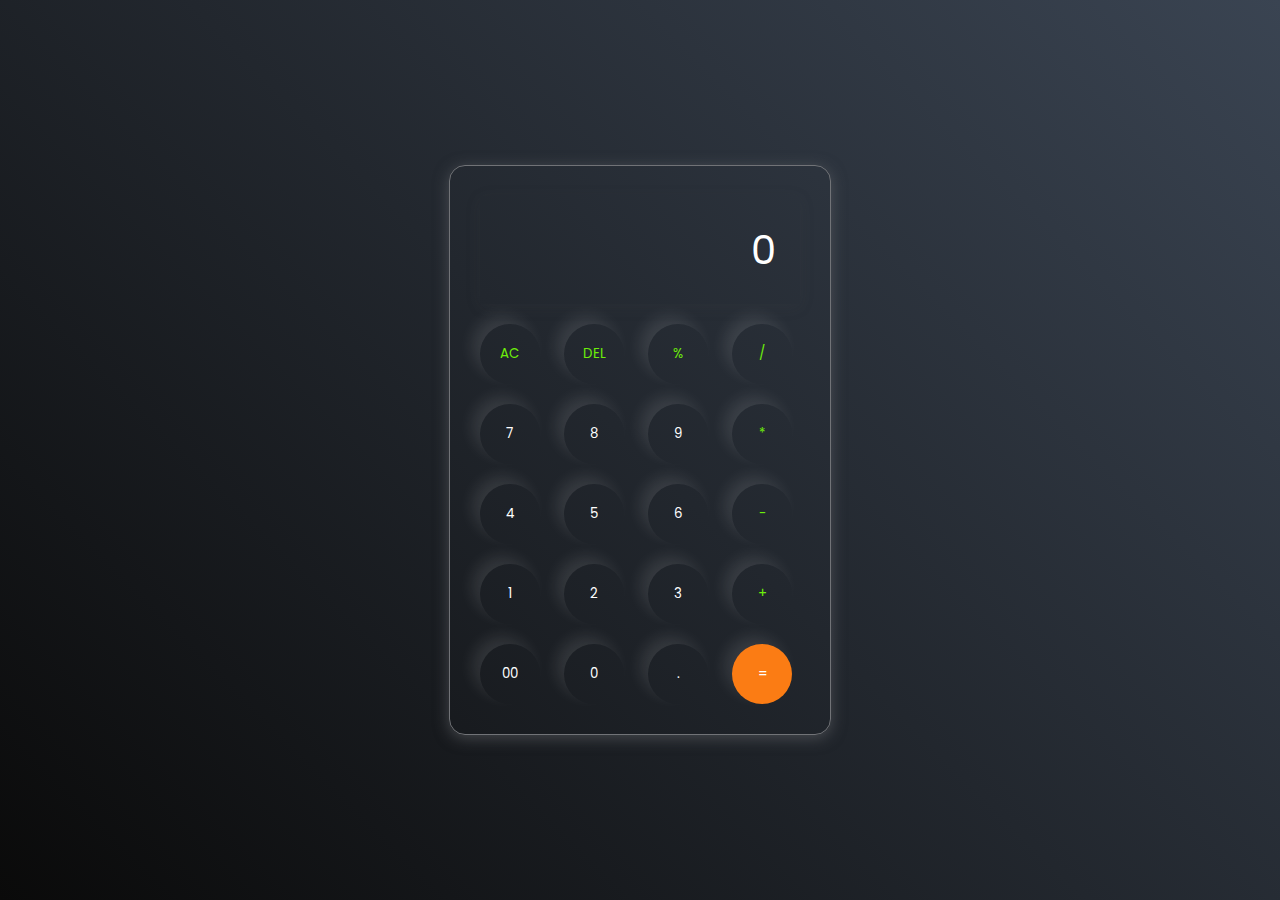
<file: Basic Calculator/index.html>
<!DOCTYPE html>
<html lang="en">
<head>
    <meta charset="UTF-8">
    <meta name="viewport" content="width=device-width, initial-scale=1.0">
    <link rel="stylesheet" href="style.css">
    <title>Calculator</title>
</head>
<body>
    <div class="calculator">
    <input type="text" placeholder="0" id="inputBox">
        <div>
            <button class="operator">AC</button>
            <button class="operator">DEL</button>
            <button class="operator">%</button>
            <button class="operator">/</button>
        </div>
        <div>
            <button>7</button>
            <button>8</button>
            <button>9</button>
            <button class="operator">*</button>
        </div>
        <div>
            <button>4</button>
            <button>5</button>
            <button>6</button>
            <button class="operator">-</button>
        </div>
        <div>
            <button>1</button>
            <button>2</button>
            <button>3</button>
            <button class="operator">+</button>
        </div>
        <div>
            <button>00</button>
            <button>0</button>
            <button>.</button>
            <button class="equalBtn">=</button>
        </div>
    </div>

    <script src="calculator.js"></script>
</body>
</html>
</file>
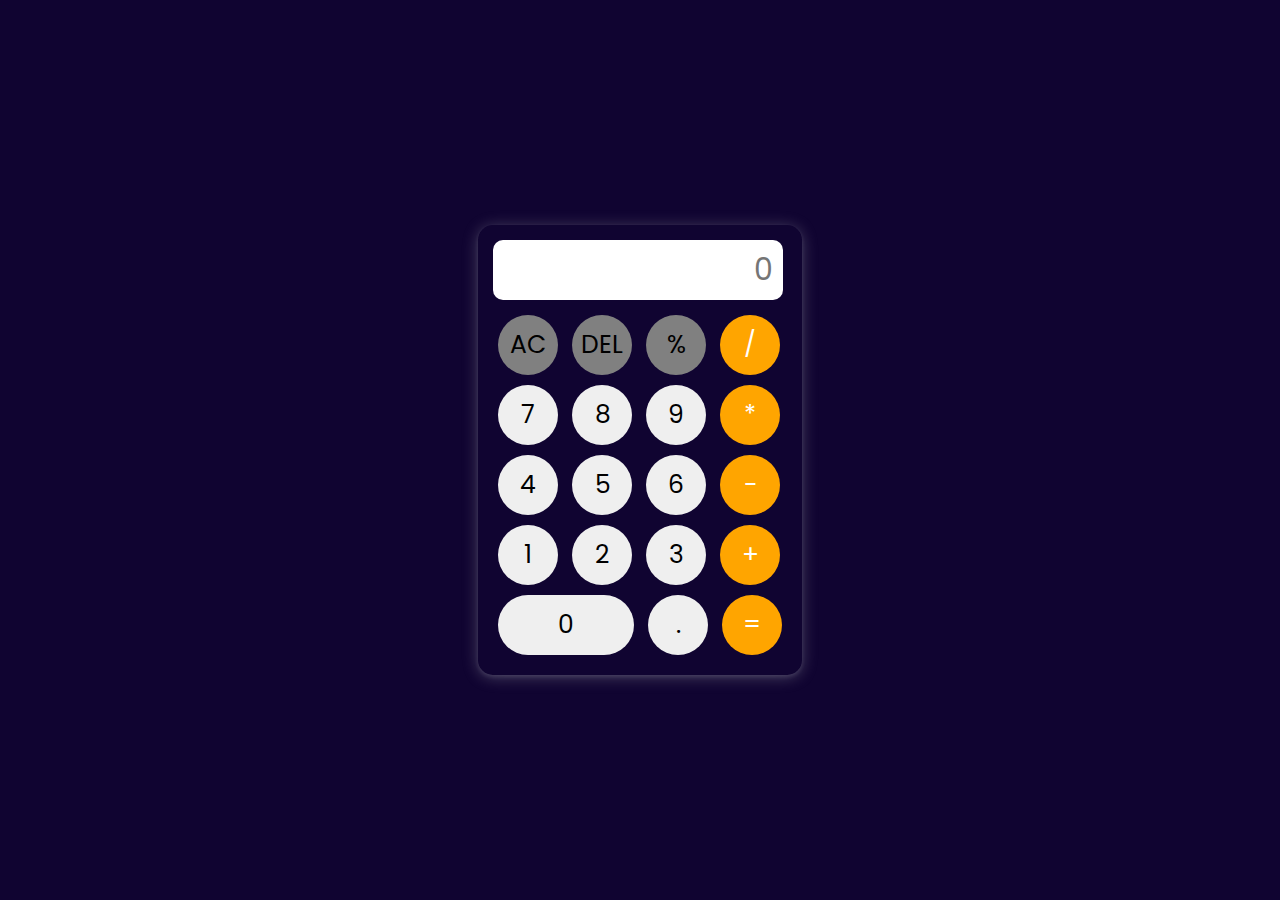
<file: Calculator/index.html>
<!DOCTYPE html>
<html lang="en">
<head>
    <meta charset="UTF-8">
    <meta name="viewport" content="width=device-width, initial-scale=1.0">
    <title>Calculator</title>
    <link rel="stylesheet" href="style.css">
</head>
<body>
    
    <div class="calculator">

        <input type="text" placeholder="0" id="inputBox" >
        <div>
            <button class="operator" id="grey" >AC</button>
            <button class="operator" id="grey" >DEL</button>
            <button class="operator" id="grey" >%</button>
            <button class="operator" id="orange" >/</button>
        </div>
        <div>
            <button>7</button>
            <button>8</button>
            <button>9</button>
            <button class="operator" id="orange" >*</button>
        </div>
        <div>
            <button>4</button>
            <button>5</button>
            <button>6</button>
            <button class="operator" id="orange" >-</button>
        </div>
        <div>
            <button>1</button>
            <button>2</button>
            <button>3</button>
            <button class="operator" id="orange" >+</button>
        </div>
        <div>
            <button class="spacing" >0</button>
            <button>.</button>
            <button class="operator" id="orange" >=</button>
        </div>
        
    </div>


    <script src="calculator.js" ></script>
</body>
</html>
</file>
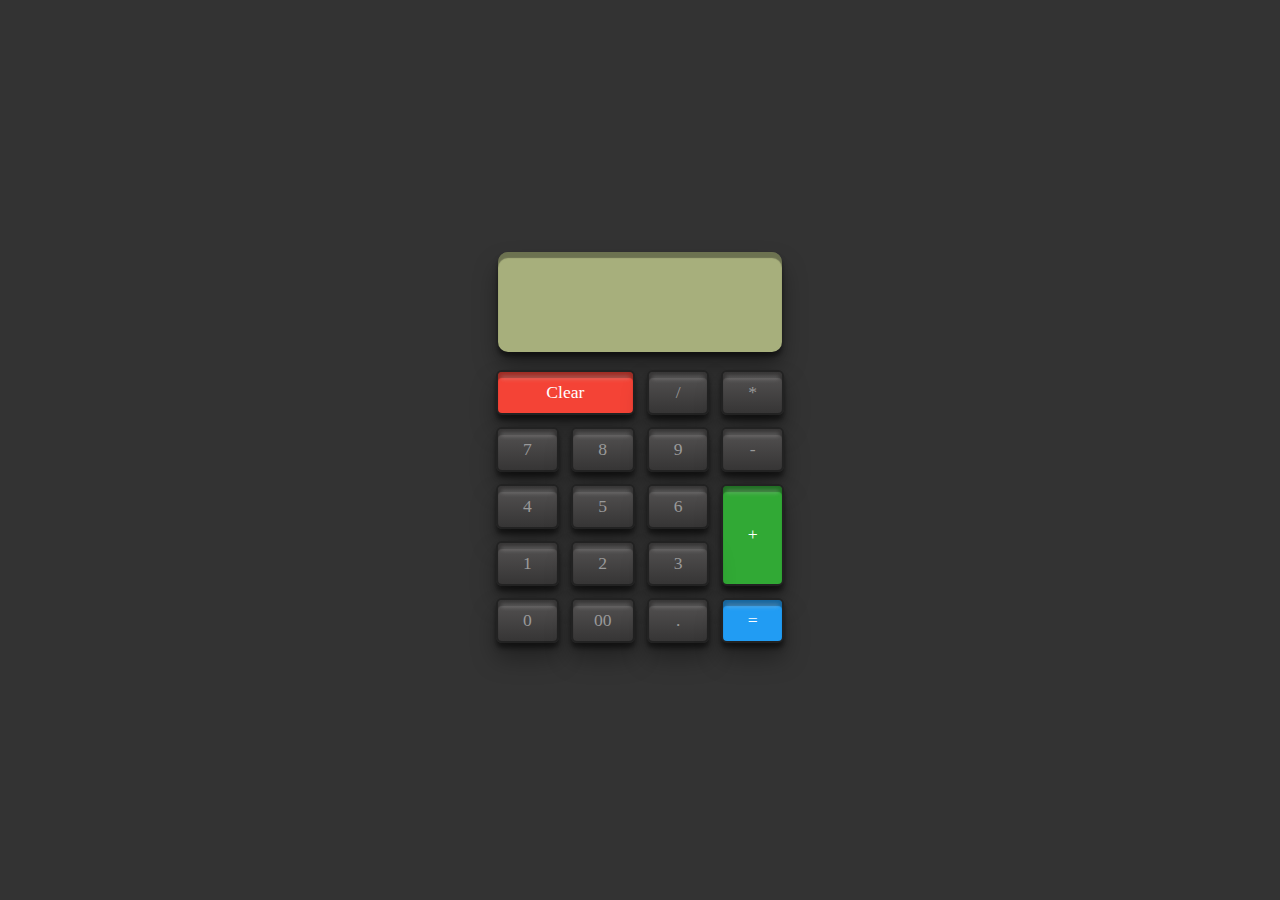
<file: Classic Calculator/index.html>
<!DOCTYPE html>
<html lang="en">
<head>
    <meta charset="UTF-8">
    <meta name="viewport" content="width=device-width, initial-scale=1.0">
    <title>Classic Calculator</title>
    <link rel="stylesheet" href="style.css">
</head>
<body>
    <div class="calculator">
        <div class="buttons">
            <h2 id="value"></h2>
            <span id="clear">Clear</span>
            <span>/</span>
            <span>*</span>
            <span>7</span>
            <span>8</span>
            <span>9</span>
            <span>-</span>
            <span>4</span>
            <span>5</span>
            <span>6</span>
            <span id="plus">+</span>
            <span>1</span>
            <span>2</span>
            <span>3</span>
            <span>0</span>
            <span>00</span>
            <span>.</span>
            <span id="equal">=</span>
        </div>
    </div>


    <script src="calculator.js"></script>
</body>
</html>
</file>
<file: Basic Calculator/style.css>
@import url('https://fonts.googleapis.com/css2?family=Poppins:wght@300;500&display=swap');

*{
    margin: 0;
    padding: 0;
    box-sizing: border-box;
    font-family: 'Poppins', sans-serif;
}

body{
    width: 100%;
    height: 100vh;
    display: flex;
    justify-content: center;
    align-items: center;
    background: linear-gradient(45deg, #0a0a0a, #3a4452);
}


.calculator{
    border: 1px solid #717377;
    padding: 20px;
    border-radius: 16px;
    background: transparent;
    box-shadow: 0px 3px 15px rgba(113, 115, 119, 0.5);
}

input {
    width: 320px;
    border: none;
    padding: 24px;
    margin: 10px;
    background: transparent;
    box-shadow: 0px 3px 15px rgba(84, 84, 84, 0.1);
    font-size: 40px;
    text-align: right;
    cursor: pointer;
    color: #ffffff;
}

input::placeholder{
    color: #ffffff;
}

button{
    border: none;
    width: 60px;
    height: 60px;
    margin: 10px;
    border-radius: 50%;
    background: transparent;
    color: #ffffff;
    box-shadow: -8px -8px 15px rgba(255, 255, 255, 0.1);
    cursor: pointer;
}

.equalBtn{
    background-color: #fb7c14;
}

.operator{
    color: #6dee0a;
}
</file>
<file: Calculator/style.css>
@import url('https://fonts.googleapis.com/css2?family=Poppins:ital,wght@0,100;0,200;0,300;0,400;0,500;0,600;0,700;0,800;0,900;1,100;1,200;1,300;1,400;1,500;1,600;1,700;1,800;1,900&display=swap');

* {
    margin: 0;
    padding: 0;
    box-sizing: border-box;
    font-family: "Poppins", sans-serif;
}

body {
    display: flex;
    justify-content: center;
    align-items: center;
    min-height: 100vh;
    background: #100431;
}

.calculator {
    border: 1px solid #fff;
    padding: 15px;
    border: none;
    border-radius: 15px;
    box-shadow: rgba(213, 216, 218, 0.12) 0px 2px 4px 0px, rgba(190, 195, 197, 0.32) 0px 2px 16px 0px;
}

input {
    width: 290px;
    height: 60px;
    margin-bottom: 10px;
    padding-right: 10px;
    border: none;
    font-size: 30px;
    text-align: right;
    border-radius: 10px;
}

button {
    font-size: 25px;
    width: 60px;
    height: 60px;
    margin: 5px;
    border: none;
    border-radius: 50%;
    cursor: pointer;
}

.spacing {
    width: 136px;
    border-radius: 35px;
}

#grey {
    background: gray;
    border: none;
}

#orange {
    background: orange;
    color: #fff;
    border: none;
}
</file>
<file: Classic Calculator/style.css>
* {
    margin: 0;
    padding: 0;
    box-sizing: border-box;
    font-family: consolas;
}

body {
    display: flex;
    justify-content: center;
    align-items: center;
    min-height: 100vh;
    background: #333;
}

.calculator {
    position: relative;
    width: 300px;
}

.calculator .buttons {
    position: relative;
    display: grid;
}

.calculator .buttons #value {
    position: relative;
    left: 8px;
    margin-bottom: 12px;
    grid-column: span 4;
    height: 100px;
    line-height: 100px;
    padding: 0 20px;
    border-radius: 10px;
    background: #a7af7c;
    text-align: right;
    font-size: 1.5em;
    color: #3a3c2e;
    overflow: hidden;
    box-shadow: inset 0 6px 1px 0 rgba(0, 0, 0, 0.35),
    0 5px 5px rgba(0, 0, 0, 0.5),
    0 15px 25px rgba(0, 0, 0, 0.35);
    user-select: none;
    width: calc(100% - 16px);
}

.calculator .buttons span {
    position: relative;
    padding: 10px;
    margin: 6px;
    min-width: 40px;
    font-size: 1.1em;
    display: flex;
    justify-content: center;
    align-items: center;
    color: #999;
    border: 2px solid #222;
    border-radius: 6px;
    background: linear-gradient(#555353, #363535);
    box-shadow: inset 0 6px 1px 0 rgba(0, 0, 0, 0.35),
    0 5px 5px rgba(0, 0, 0, 0.5),
    0 15px 25px rgba(0, 0, 0, 0.35);
    cursor: pointer;
    user-select: none;
}

.calculator .buttons span::before {
    content: '';
    position: absolute;
    inset: 5px 3px;
    border-top: 1px solid #ccc;
    filter: blur(2px);
}

.calculator .buttons span:active {
    box-shadow: inset 0 2px 2px 0 rgba(0, 0, 0, 0.35),
    0 5px 15px rgba(0, 0, 0, 0.5),
    0 15px 25px rgba(0, 0, 0, 0.35);
    color: #fff;
    text-shadow: 0 0 5px #219cf3,
    0 0 8px #219cf3;
}

.calculator .buttons span#clear {
    grid-column: span 2;
    background: #f44336;
    color: #fff;
}

.calculator .buttons span#plus {
    grid-row: span 2;
    background: #31a935;
    color: #fff;
}

.calculator .buttons span#equal {
    background: #219cf3;
    color: #fff;
}
</file>
